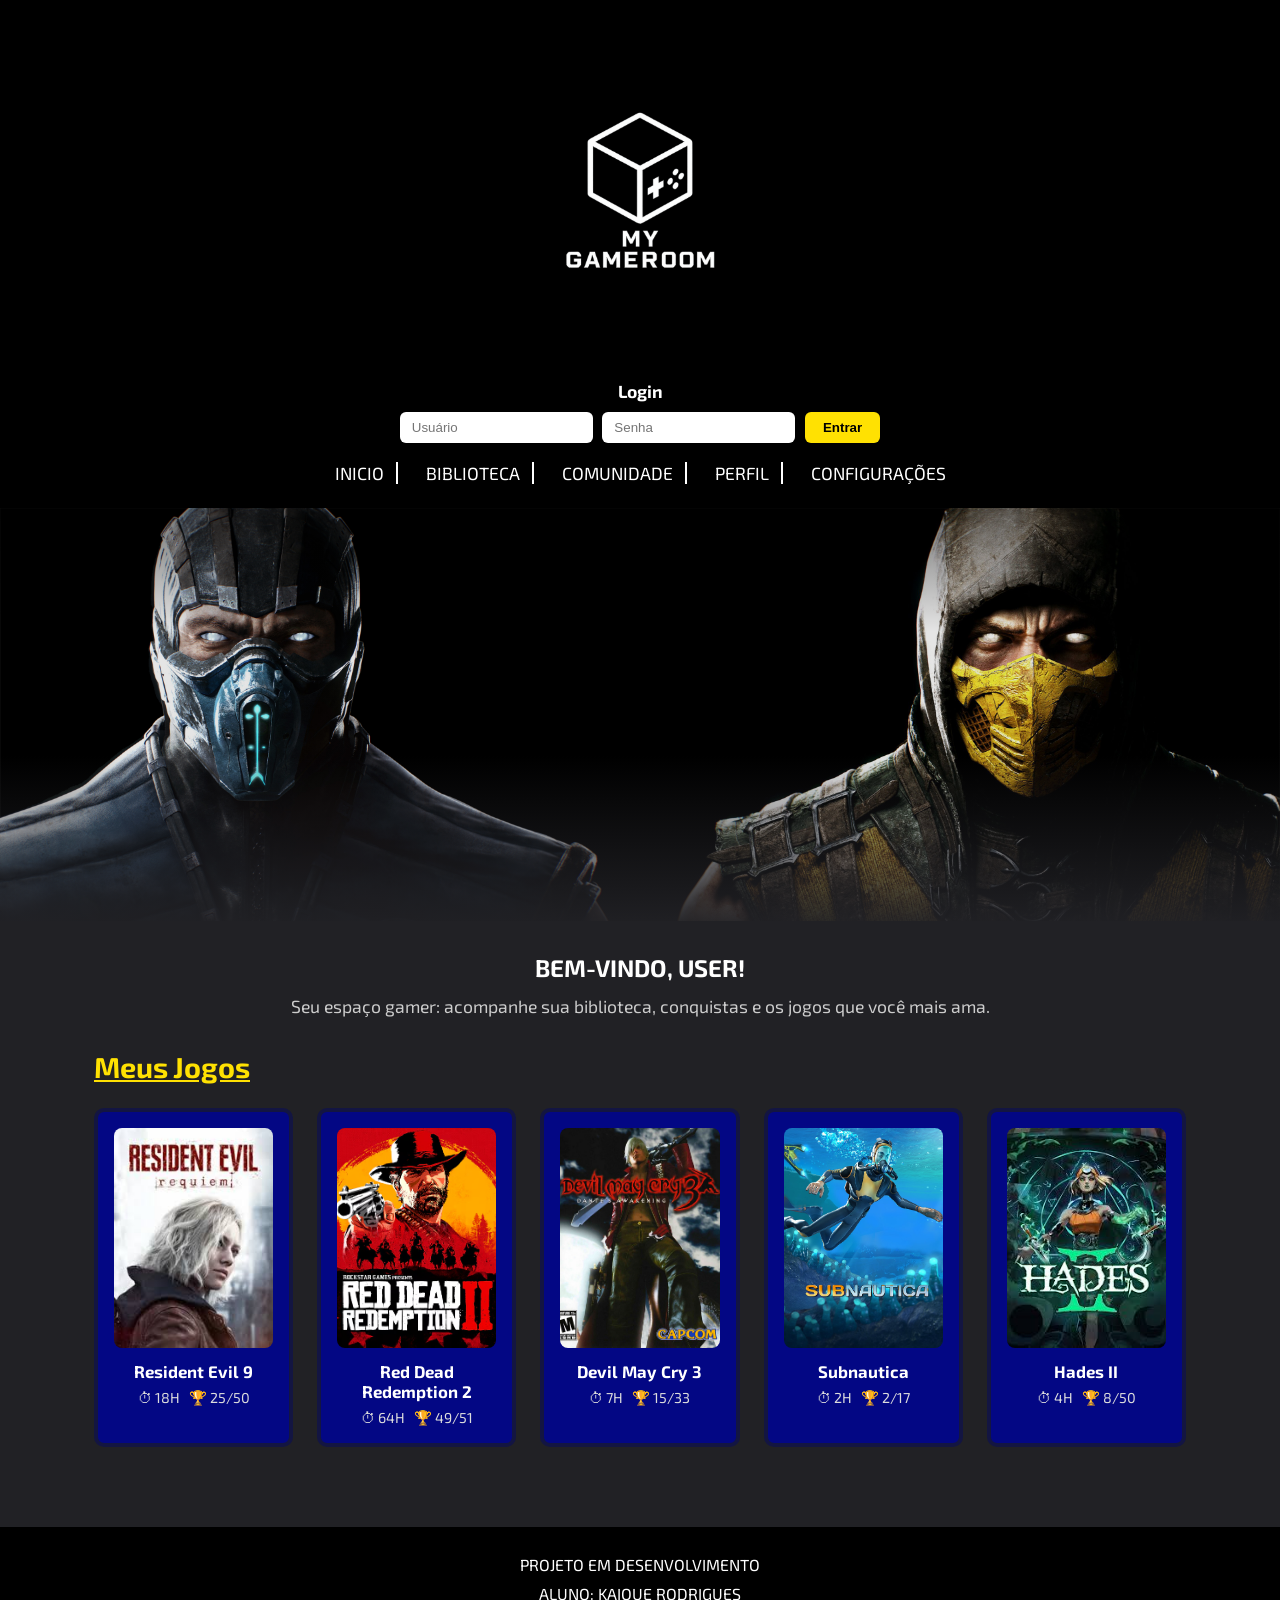
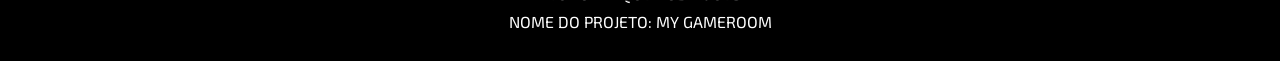
<file: public/index.html>
<!DOCTYPE html>
<html lang="pt-BR">

<head>
  <meta charset="UTF-8">
  <meta name="viewport" content="width=device-width, initial-scale=1.0">
  <title>My GameRoom</title>
  <link rel="preconnect" href="https://fonts.googleapis.com">
  <link rel="preconnect" href="https://fonts.gstatic.com" crossorigin>
  <link href="https://fonts.googleapis.com/css2?family=Exo+2:ital,wght@0,100..900;1,100..900&display=swap" rel="stylesheet">
  <link rel="stylesheet" href="assets/css/styles.css">
</head>

<body>

  <header class="topo">
    <img src="assets/img/Logo_png.png" alt="My GameRoom" class="logo">

    <section class="login">
      <h3>Login</h3>
      <div class="login-campos">
        <input type="text" placeholder="Usuário">
        <input type="password" placeholder="Senha">
        <button type="button">Entrar</button>
      </div>
    </section>

    <nav class="menu">
      <ul>
        <li>INICIO</li>
        <li>BIBLIOTECA</li>
        <li>COMUNIDADE</li>
        <li>PERFIL</li>
        <li>CONFIGURAÇÕES</li>
      </ul>
    </nav>
  </header>

  <main>
    <section class="banner">
      <img src="assets/img/banner.png" alt="Banner My GameRoom">
    </section>

    <div class="container">
      <h2 class="boas-vindas">BEM-VINDO, USER!</h2>
      <p class="intro">Seu espaço gamer: acompanhe sua biblioteca, conquistas e os jogos que você mais ama.</p>

      <h3 class="titulo-secao">Meus Jogos</h3>
      <div class="lista-cards" id="lista-jogos"></div>
    </div>
  </main>

  <footer class="rodape">
    <p>PROJETO EM DESENVOLVIMENTO</p>
    <p>ALUNO: KAIQUE RODRIGUES</p>
    <p>NOME DO PROJETO: MY GAMEROOM</p>
  </footer>

  <script src="assets/js/script.js"></script>
</body>
</html>
</file>
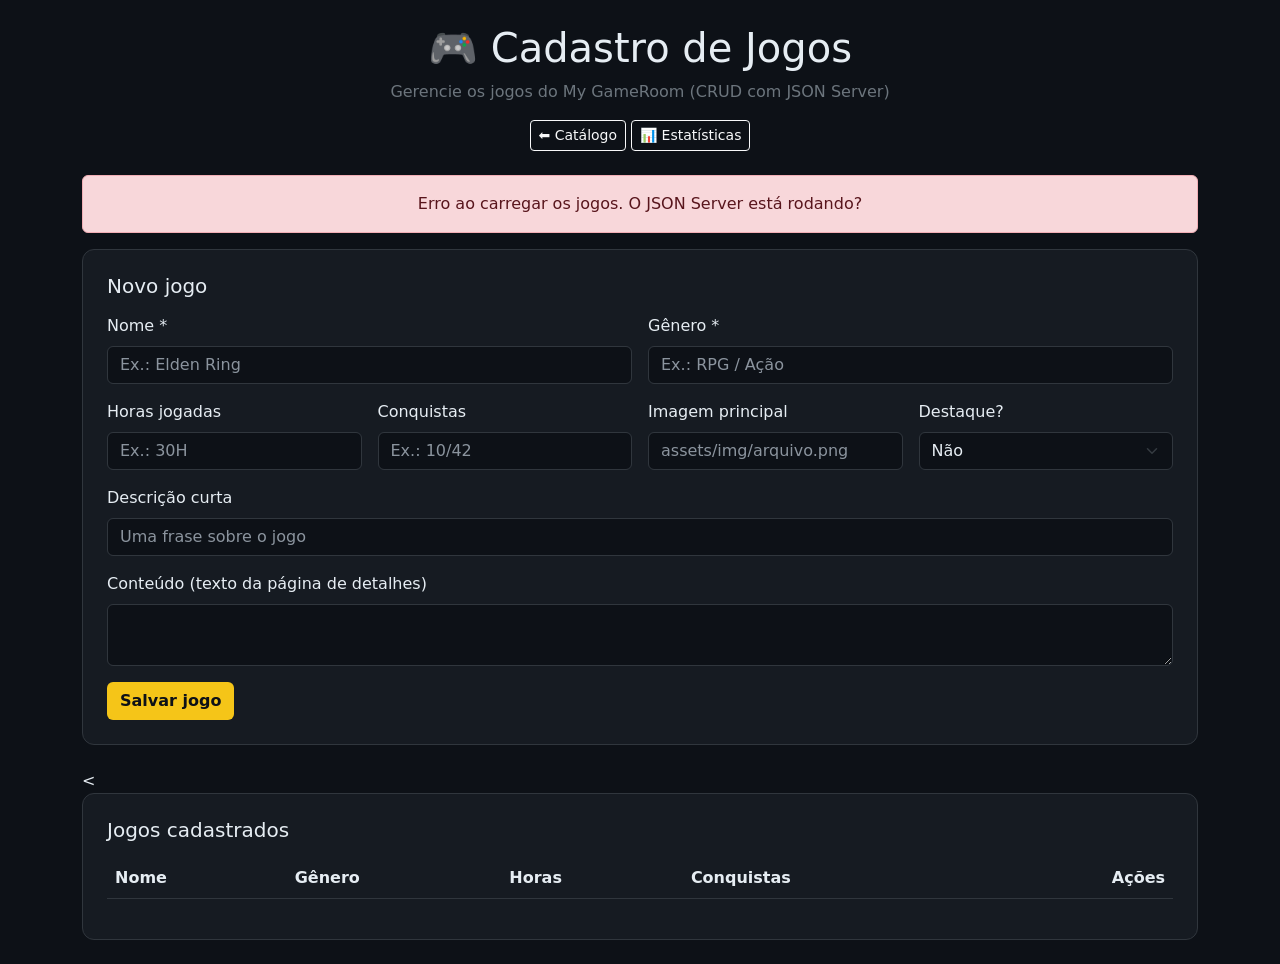
<file: public/cadastro.html>
<!DOCTYPE html>
<html lang="pt-BR">
<head>
    <meta charset="UTF-8">
    <meta name="viewport" content="width=device-width, initial-scale=1.0">
    <title>My GameRoom - Cadastro de Jogos</title>
    <!-- Bootstrap 5 -->
    <link href="https://cdn.jsdelivr.net/npm/bootstrap@5.3.3/dist/css/bootstrap.min.css" rel="stylesheet">
    <style>
        body {
            background-color: #0d1117;
            color: #e6edf3;
        }
        .card-dark {
            background-color: #161b22;
            border: 1px solid #30363d;
            border-radius: 12px;
            padding: 24px;
        }
        .form-control, .form-select {
            background-color: #0d1117;
            border-color: #30363d;
            color: #e6edf3;
        }
        .form-control:focus, .form-select:focus {
            background-color: #0d1117;
            border-color: #f5c518;
            color: #e6edf3;
            box-shadow: 0 0 0 0.2rem rgba(245, 197, 24, 0.25);
        }
        .form-control::placeholder {
            color: #8b949e;
        }
        .btn-gold {
            background-color: #f5c518;
            color: #0d1117;
            font-weight: bold;
        }
        .btn-gold:hover {
            background-color: #d4aa14;
            color: #0d1117;
        }
        .table {
            --bs-table-bg: transparent;
            --bs-table-color: #e6edf3;
            --bs-table-border-color: #30363d;
        }
        #mensagem {
            display: none;
        }
    </style>
</head>
<body>
    <main class="container py-4">
        <header class="text-center mb-4">
            <h1>🎮 Cadastro de Jogos</h1>
            <p class="text-secondary">Gerencie os jogos do My GameRoom (CRUD com JSON Server)</p>
            <a href="index.html" class="btn btn-outline-light btn-sm">⬅ Catálogo</a>
            <a href="graficos.html" class="btn btn-outline-light btn-sm">📊 Estatísticas</a>
        </header>

        <div id="mensagem" class="alert text-center"></div>

      
        <section class="card-dark mb-4">
            <h2 class="fs-5 mb-3" id="tituloForm">Novo jogo</h2>

            <input type="hidden" id="jogoId">

            <div class="row g-3">
                <div class="col-md-6">
                    <label for="nome" class="form-label">Nome *</label>
                    <input type="text" class="form-control" id="nome" placeholder="Ex.: Elden Ring">
                </div>
                <div class="col-md-6">
                    <label for="genero" class="form-label">Gênero *</label>
                    <input type="text" class="form-control" id="genero" placeholder="Ex.: RPG / Ação">
                </div>
                <div class="col-md-3">
                    <label for="horas" class="form-label">Horas jogadas</label>
                    <input type="text" class="form-control" id="horas" placeholder="Ex.: 30H">
                </div>
                <div class="col-md-3">
                    <label for="conquistas" class="form-label">Conquistas</label>
                    <input type="text" class="form-control" id="conquistas" placeholder="Ex.: 10/42">
                </div>
                <div class="col-md-3">
                    <label for="imagem" class="form-label">Imagem principal</label>
                    <input type="text" class="form-control" id="imagem" placeholder="assets/img/arquivo.png">
                </div>
                <div class="col-md-3">
                    <label for="destaque" class="form-label">Destaque?</label>
                    <select class="form-select" id="destaque">
                        <option value="false">Não</option>
                        <option value="true">Sim</option>
                    </select>
                </div>
                <div class="col-12">
                    <label for="descricao" class="form-label">Descrição curta</label>
                    <input type="text" class="form-control" id="descricao" placeholder="Uma frase sobre o jogo">
                </div>
                <div class="col-12">
                    <label for="conteudo" class="form-label">Conteúdo (texto da página de detalhes)</label>
                    <textarea class="form-control" id="conteudo" rows="2"></textarea>
                </div>
            </div>

            <div class="mt-3 d-flex gap-2">
                <button id="btnSalvar" class="btn btn-gold">Salvar jogo</button>
                <button id="btnCancelar" class="btn btn-outline-light" style="display: none;">Cancelar edição</button>
            </div>
        </section>

        <
        <section class="card-dark">
            <h2 class="fs-5 mb-3">Jogos cadastrados</h2>
            <div class="table-responsive">
                <table class="table align-middle">
                    <thead>
                        <tr>
                            <th>Nome</th>
                            <th>Gênero</th>
                            <th>Horas</th>
                            <th>Conquistas</th>
                            <th class="text-end">Ações</th>
                        </tr>
                    </thead>
                    <tbody id="listaJogos"></tbody>
                </table>
            </div>
        </section>
    </main>

    <script src="assets/js/cadastro.js"></script>
</body>
</html>
</file>
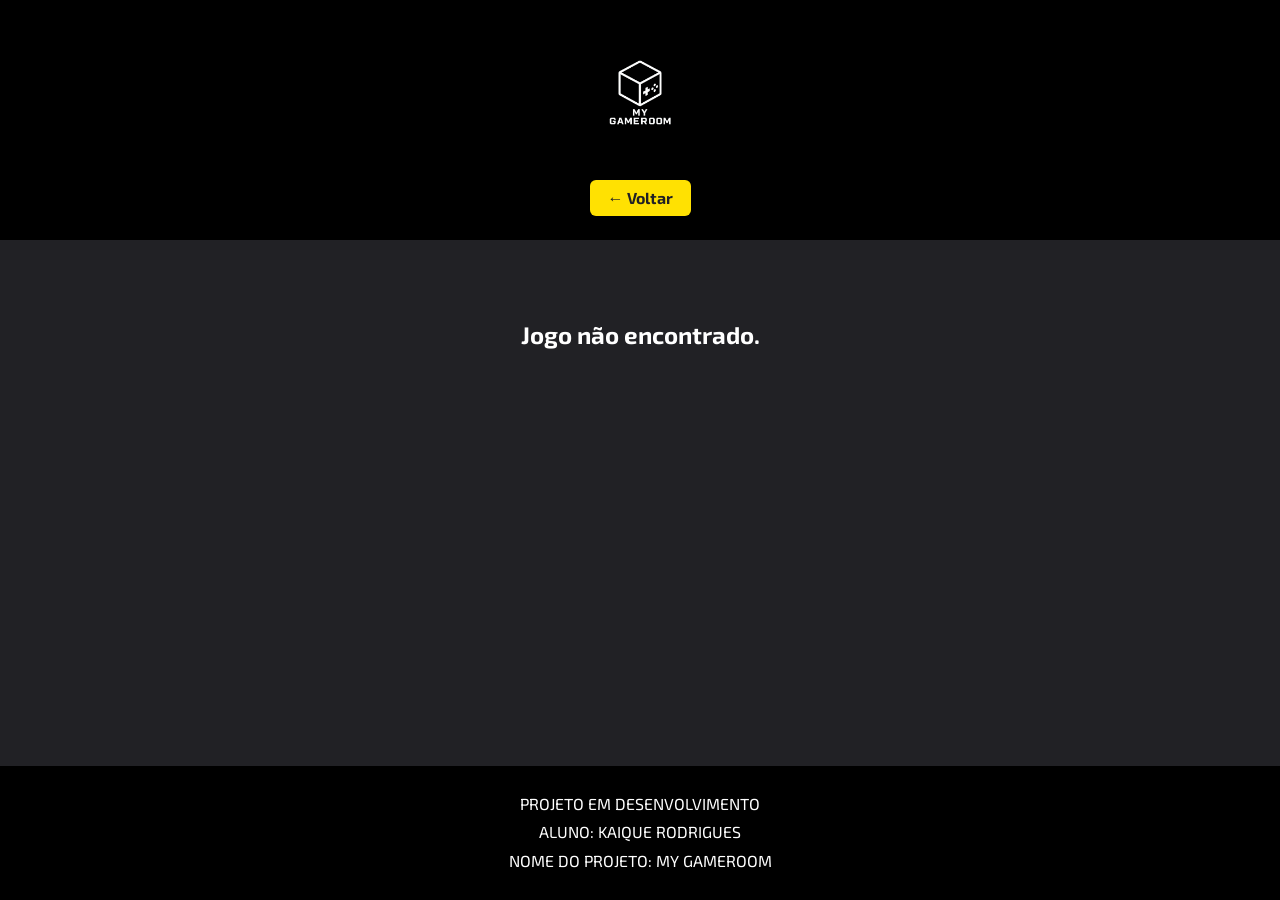
<file: public/detalhes.html>
<!DOCTYPE html>
<html lang="pt-BR">

<head>
  <meta charset="UTF-8">
  <meta name="viewport" content="width=device-width, initial-scale=1.0">
  <title>Detalhes - My GameRoom</title>
  <link rel="preconnect" href="https://fonts.googleapis.com">
  <link rel="preconnect" href="https://fonts.gstatic.com" crossorigin>
  <link href="https://fonts.googleapis.com/css2?family=Exo+2:ital,wght@0,100..900;1,100..900&display=swap" rel="stylesheet">
  <link rel="stylesheet" href="assets/css/styles.css">
</head>

<body>

  <header class="topo topo-detalhe">
    <img src="assets/img/Logo_png.png" alt="My GameRoom" class="logo logo-pequena">
    <a href="index.html" class="botao-voltar">&larr; Voltar</a>
  </header>

  <main>
    <div class="container">
      <div id="detalhes-jogo"></div>
    </div>
  </main>

  <footer class="rodape">
    <p>PROJETO EM DESENVOLVIMENTO</p>
    <p>ALUNO: KAIQUE RODRIGUES</p>
    <p>NOME DO PROJETO: MY GAMEROOM</p>
  </footer>

  <script src="assets/js/script.js"></script>
</body>
</html>
</file>
<file: public/assets/css/styles.css>
* {
    margin: 0;
    padding: 0;
    box-sizing: border-box;
}

img {
    max-width: 100%;
    height: auto;
    display: block;
}

html {
    height: 100%;
}

body {
    background: rgb(33, 33, 37);
    color: white;
    font-family: "Exo 2", sans-serif;
    overflow-x: hidden;
    min-height: 100%;
    display: flex;
    flex-direction: column;
}

main {
    flex: 1;
}

.container {
    max-width: 1140px;
    margin: 0 auto;
    padding: 2rem 1.5rem;
}

/* ===== HEADER ===== */
.topo {
    background: #000;
    text-align: center;
    padding: 1.5rem 1rem;
}

.logo {
    width: 340px;
    margin: 0 auto 1rem;
}

.login h3 {
    font-size: 1.1rem;
    margin-bottom: 0.6rem;
}

.login-campos {
    display: flex;
    flex-wrap: wrap;
    justify-content: center;
    gap: 0.6rem;
    margin-bottom: 1.2rem;
}

.login-campos input {
    padding: 8px 12px;
    border-radius: 6px;
    border: none;
}

.login-campos button {
    background: rgb(255, 225, 2);
    border: none;
    font-weight: bold;
    padding: 8px 18px;
    border-radius: 6px;
    cursor: pointer;
}

.menu ul {
    list-style: none;
    display: flex;
    flex-wrap: wrap;
    justify-content: center;
    gap: 1rem;
}

.menu li {
    font-size: 1.1rem;
    padding: 0 12px;
    border-right: 2px solid white;
    cursor: pointer;
}

.menu li:last-child {
    border-right: none;
}

/* ===== HEADER DA PÁGINA DE DETALHES ===== */
.topo-detalhe {
    display: flex;
    flex-direction: column;
    align-items: center;
    gap: 1rem;
}

.logo-pequena {
    width: 140px;
    margin-bottom: 0;
}

.botao-voltar {
    display: inline-block;
    color: rgb(33, 33, 37);
    background: rgb(255, 225, 2);
    padding: 8px 18px;
    border-radius: 6px;
    text-decoration: none;
    font-weight: bold;
}

.botao-voltar:hover {
    opacity: 0.85;
}

/* ===== BANNER ===== */
.banner {
    position: relative;
}

.banner img {
    width: 100%;
    max-height: 420px;
    object-fit: cover;
}

.banner::after {
    content: "";
    position: absolute;
    inset: 0;
    background: linear-gradient(
        to bottom,
        rgba(0, 0, 0, 0.55) 0%,
        rgba(0, 0, 0, 0.1) 30%,
        rgba(0, 0, 0, 0.1) 60%,
        rgba(33, 33, 37, 0.95) 100%
    );
    pointer-events: none;
}

/* ===== BOAS-VINDAS ===== */
.boas-vindas {
    text-align: center;
    margin-bottom: 0.8rem;
}

.intro {
    text-align: center;
    color: #ccc;
    margin-bottom: 2rem;
    font-size: 1.1rem;
}

/* ===== TÍTULO DE SEÇÃO ===== */
.titulo-secao {
    font-size: 1.8rem;
    text-decoration: underline;
    color: rgb(255, 225, 2);
    margin-bottom: 1.5rem;
}

/* ===== LISTA DE CARDS (HOME) ===== */
.lista-cards {
    display: grid;
    grid-template-columns: repeat(auto-fill, minmax(180px, 1fr));
    gap: 1.5rem;
}

.card-jogo {
    background: rgb(3, 7, 132);
    border: 4px solid rgb(19, 21, 66);
    border-radius: 10px;
    padding: 1rem;
    text-decoration: none;
    color: white;
    text-align: center;
    transition: transform 0.2s ease, border-color 0.2s ease;
}

.card-jogo:hover {
    transform: translateY(-4px);
    border-color: rgb(255, 225, 2);
}

.card-jogo img {
    width: 100%;
    height: 220px;
    object-fit: cover;
    border-radius: 8px;
    margin-bottom: 0.8rem;
}

.card-info h3 {
    font-size: 1.05rem;
    margin-bottom: 0.5rem;
}

.card-stats {
    font-size: 0.9rem;
    color: #ddd;
}

/* ===== PÁGINA DE DETALHES ===== */
.detalhe-conteudo {
    display: flex;
    flex-wrap: wrap;
    gap: 2rem;
    background: #111;
    border: 2px solid #444;
    border-radius: 12px;
    padding: 2rem;
}

.detalhe-imagem {
    width: 280px;
    height: 280px;
    object-fit: cover;
    border-radius: 10px;
    flex-shrink: 0;
}

.detalhe-info {
    flex: 1;
    min-width: 240px;
}

.detalhe-info h2 {
    color: rgb(255, 225, 2);
    margin-bottom: 1rem;
    font-size: 1.8rem;
}

.detalhe-info > p {
    margin-bottom: 1.2rem;
    line-height: 1.6;
    color: #ddd;
}

.detalhe-lista {
    list-style: none;
}

.detalhe-lista li {
    padding: 6px 0;
    border-bottom: 1px solid #333;
}

.nao-encontrado {
    text-align: center;
    padding: 3rem 0;
}

/* ===== RODAPÉ ===== */
.rodape {
    background: #000;
    text-align: center;
    padding: 1.5rem;
    line-height: 1.8;
    margin-top: 3rem;
}

/* ===== RESPONSIVIDADE - TABLET ===== */
@media (max-width: 768px) {
    .logo {
        width: 260px;
    }

    .menu li {
        font-size: 0.95rem;
        border-right: none;
        padding: 4px 8px;
    }

    .intro {
        font-size: 1rem;
    }

    .banner img {
        max-height: 280px;
    }

    .titulo-secao {
        font-size: 1.5rem;
        text-align: center;
    }

    .detalhe-conteudo {
        flex-direction: column;
        align-items: center;
        text-align: center;
        padding: 1.5rem;
    }

    .detalhe-imagem {
        width: 220px;
        height: 220px;
    }

    .detalhe-lista {
        text-align: left;
    }
}

/* ===== RESPONSIVIDADE - CELULAR ===== */
@media (max-width: 480px) {
    .logo {
        width: 180px;
    }

    .login-campos input,
    .login-campos button {
        width: 100%;
    }

    .login-campos {
        flex-direction: column;
    }

    .banner img {
        max-height: 180px;
    }

    .lista-cards {
        grid-template-columns: repeat(2, 1fr);
        gap: 1rem;
    }

    .card-jogo img {
        height: 150px;
    }

    .detalhe-imagem {
        width: 100%;
        height: 200px;
    }

    .detalhe-info h2 {
        font-size: 1.4rem;
    }
}
</file>
